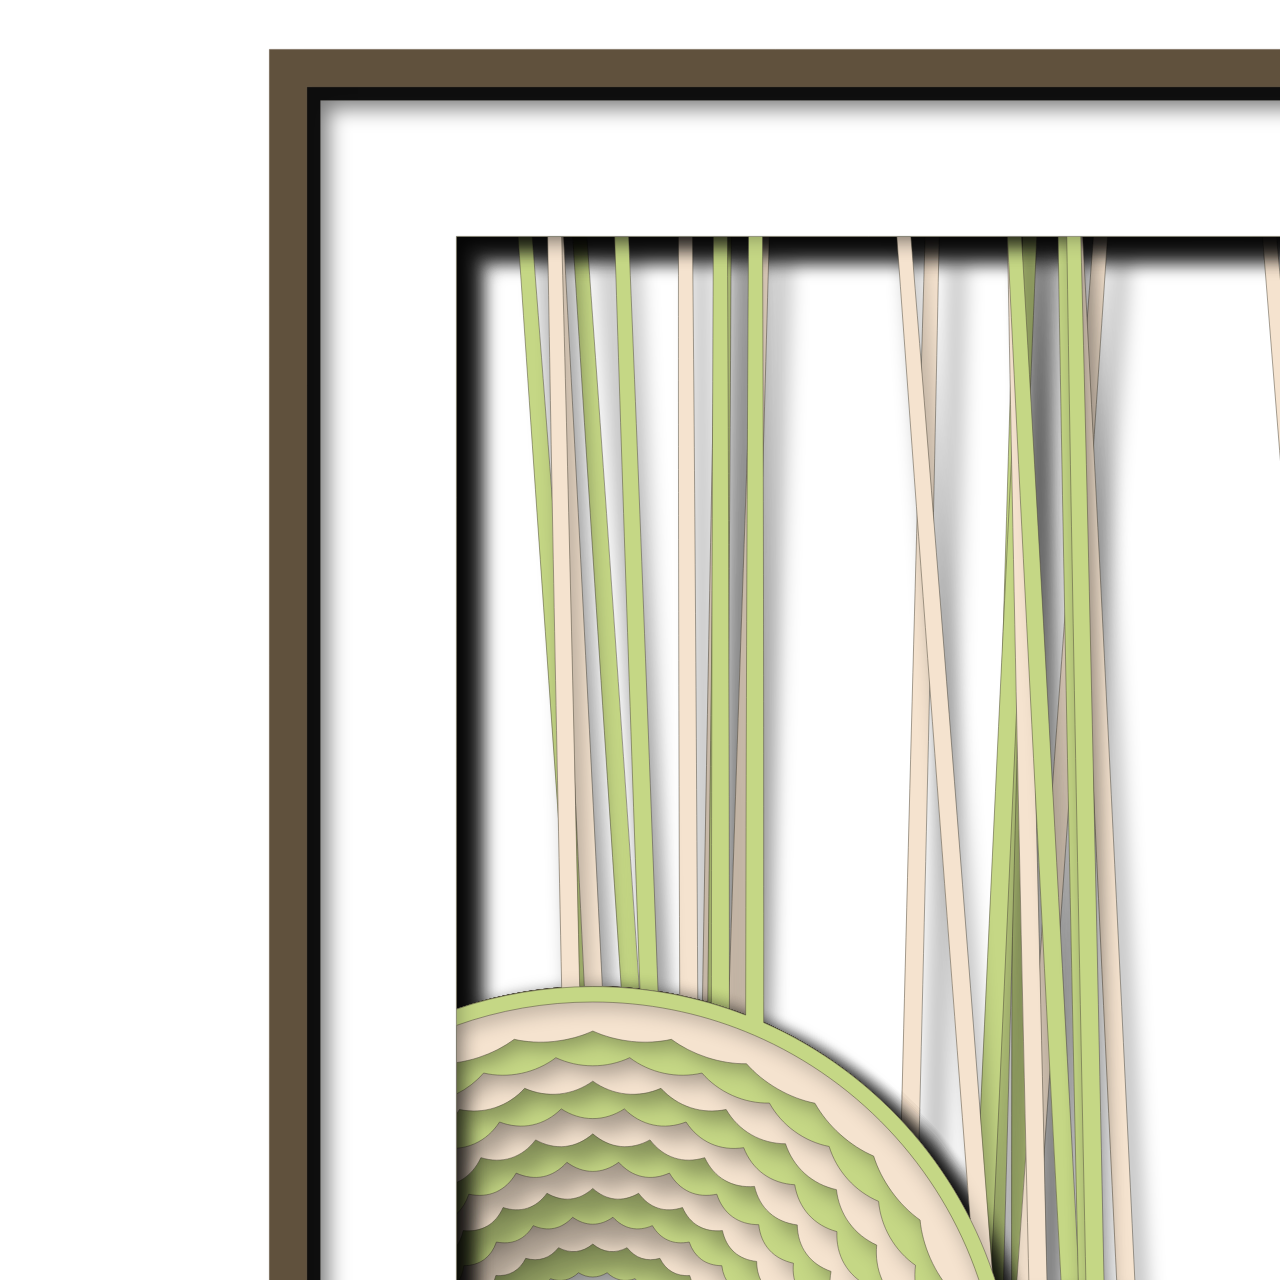
<file: fxhash-params/index.html>
<!DOCTYPE html>
<html>
  <head>
    <title>Dahlias</title>
    <meta charset="utf-8" />
    <script src="./fxhash.min.js"></script>
    <link rel="stylesheet" href="./style.css" />
  </head>
  <body>
    <script src="paper-full.min.js"></script>
    <script src="helpers.js"></script>
    <script src="perlin.js"></script>
    <script src="paperjs-offset.min.js"></script>
    <script src="signature.js"></script>
    <script src="FileSaver.js"></script>
    <script src="colors.js"></script>
    <script src="index.js"></script>
  </body>
</html>
</file>
<file: fxhash-params/style.css>
* {
	margin: 0;
	padding: 0;
}

h1.spin {
  width: 30px;
  height: 40px;
  margin: auto;
  
  animation-name: spin;
  animation-duration: 5000ms;
  animation-iteration-count: infinite;
  animation-timing-function: linear; 
  /* transform: rotate(3deg); */
   /* transform: rotate(0.3rad);/ */
   /* transform: rotate(3grad); */ 
   /* transform: rotate(.03turn);  */
}

@keyframes spin {
    from {
        transform:rotate(0deg);
    }
    to {
        transform:rotate(360deg);
    }
}
</file>
